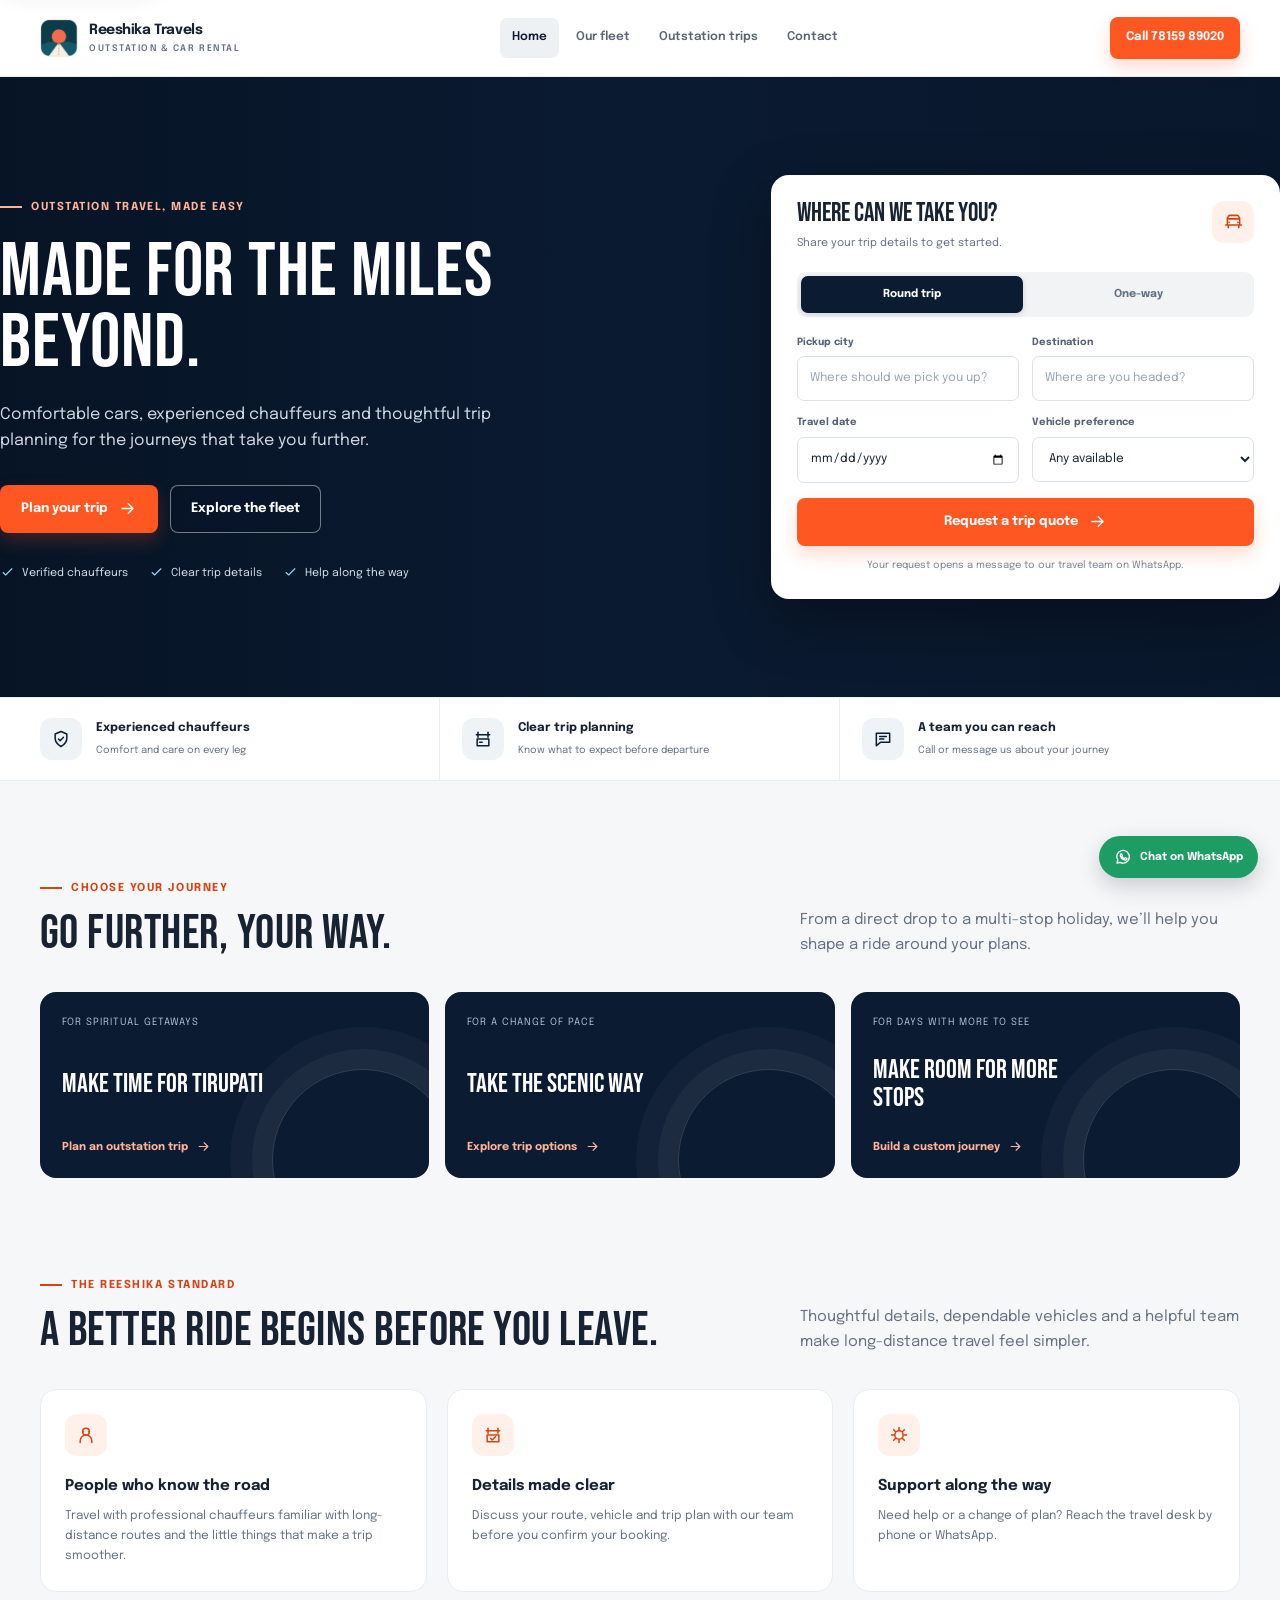
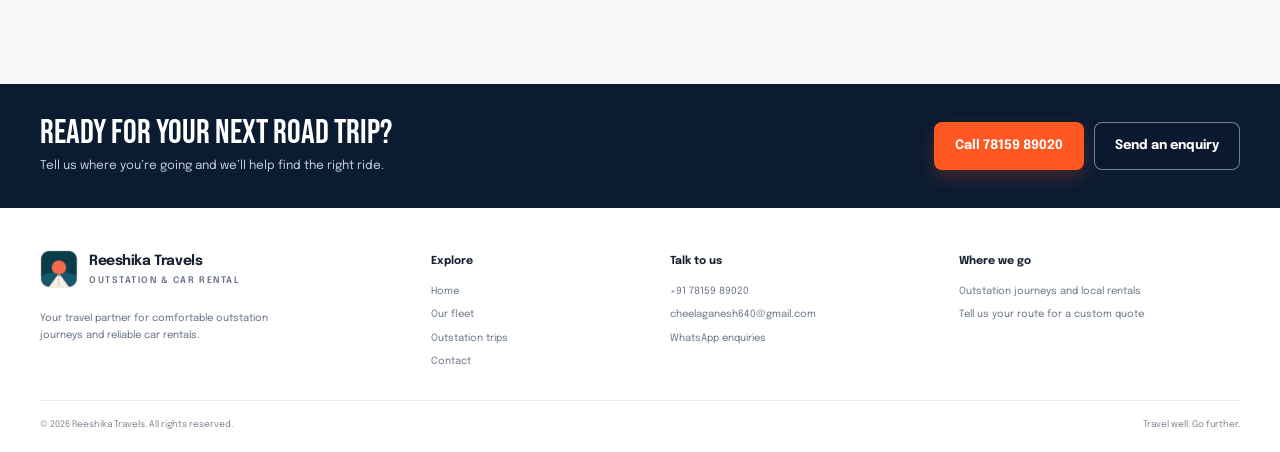
<file: index.html>
<!doctype html>
<html lang="en">
<head>
  <meta charset="utf-8">
  <meta name="viewport" content="width=device-width, initial-scale=1">
  <meta name="theme-color" content="#0b1b32">
  <meta name="description" content="Plan comfortable outstation journeys with Reeshika Travels. Explore our cars, request a trip quote, or talk to our travel team.">
  <title>Reeshika Travels | Outstation Car Rentals</title>
  <link rel="preconnect" href="https://fonts.googleapis.com">
  <link rel="preconnect" href="https://fonts.gstatic.com" crossorigin>
  <link rel="stylesheet" href="assets/styles.css"><link rel="icon" type="image/png" href="assets/reeshika-logo-mark.png">
</head>
<body>
  <a class="skip-link" href="#main">Skip to content</a>
  <header class="site-header">
    <div class="container header-inner">
      <a class="brand" href="index.html" aria-label="Reeshika Travels home">
        <img class="brand-mark" src="assets/reeshika-logo-mark.png" alt="">
        <span class="brand-name">Reeshika Travels<small>Outstation &amp; car rental</small></span>
      </a>
      <button class="menu-toggle" type="button" aria-label="Open navigation" aria-expanded="false" aria-controls="main-nav">
        <svg class="icon" viewBox="0 0 24 24" aria-hidden="true"><path d="M4 7h16M4 12h16M4 17h16"/></svg>
      </button>
      <nav class="main-nav" id="main-nav" aria-label="Main navigation">
        <a class="nav-link" href="index.html" aria-current="page">Home</a>
        <a class="nav-link" href="fleet.html">Our fleet</a>
        <a class="nav-link" href="outstation-trips.html">Outstation trips</a>
        <a class="nav-link" href="contact.html">Contact</a>
      </nav>
      <div class="header-actions"><a class="button button-primary" href="tel:+917815989020">Call 78159 89020</a></div>
    </div>
  </header>

  <main id="main">
    <section class="hero">
      <div class="container hero-inner">
        <div class="hero-copy">
          <span class="eyebrow">Outstation travel, made easy</span>
          <h1 class="display">Made for the miles beyond.</h1>
          <p>Comfortable cars, experienced chauffeurs and thoughtful trip planning for the journeys that take you further.</p>
          <div class="hero-actions">
            <a class="button button-primary" href="#plan-trip">Plan your trip <svg class="icon" viewBox="0 0 24 24" aria-hidden="true"><path d="M5 12h14M13 6l6 6-6 6"/></svg></a>
            <a class="button button-outline" href="fleet.html">Explore the fleet</a>
          </div>
          <div class="hero-points" aria-label="Our service highlights">
            <span><svg class="icon" viewBox="0 0 24 24" aria-hidden="true"><path d="m5 12 4 4L19 6"/></svg>Verified chauffeurs</span>
            <span><svg class="icon" viewBox="0 0 24 24" aria-hidden="true"><path d="m5 12 4 4L19 6"/></svg>Clear trip details</span>
            <span><svg class="icon" viewBox="0 0 24 24" aria-hidden="true"><path d="m5 12 4 4L19 6"/></svg>Help along the way</span>
          </div>
        </div>

        <form class="booking-card" id="plan-trip" data-whatsapp-booking>
          <div class="booking-title">
            <div><h2>Where can we take you?</h2><p>Share your trip details to get started.</p></div>
            <span class="booking-icon" aria-hidden="true"><svg class="icon" viewBox="0 0 24 24"><path d="M5 16V8l2-3h10l2 3v8M3 16h18M6 16v3m12-3v3M5 9h14M7 13h.01M17 13h.01"/></svg></span>
          </div>
          <div class="trip-control">
            <div class="trip-toggle" data-trip-toggle aria-label="Choose trip type">
              <button type="button" data-trip-type="Round trip" aria-pressed="true">Round trip</button>
              <button type="button" data-trip-type="One-way" aria-pressed="false">One-way</button>
            </div>
            <input type="hidden" name="tripType" value="Round trip">
          </div>
          <div class="form-grid">
            <div class="field"><label for="home-pickup">Pickup city</label><input id="home-pickup" name="pickup" autocomplete="address-level2" placeholder="Where should we pick you up?" required></div>
            <div class="field"><label for="home-destination">Destination</label><input id="home-destination" name="destination" placeholder="Where are you headed?" required></div>
            <div class="field"><label for="home-date">Travel date</label><input id="home-date" name="date" type="date" required></div>
            <div class="field"><label for="home-vehicle">Vehicle preference</label><select id="home-vehicle" name="vehicle"><option value="Any available vehicle">Any available</option><option>Hatchback</option><option>Sedan</option><option>SUV / MPV</option><option>Tempo Traveller</option></select></div>
          </div>
          <button class="button button-primary" type="submit">Request a trip quote <svg class="icon" viewBox="0 0 24 24" aria-hidden="true"><path d="M5 12h14M13 6l6 6-6 6"/></svg></button>
          <p class="form-note">Your request opens a message to our travel team on WhatsApp.</p>
        </form>
      </div>
    </section>

    <section class="trust-strip" aria-label="Travel with confidence">
      <div class="container trust-inner">
        <div class="trust-item"><span class="trust-icon"><svg class="icon" viewBox="0 0 24 24" aria-hidden="true"><path d="M12 3 5 6v5c0 4.5 3 7.7 7 10 4-2.3 7-5.5 7-10V6l-7-3Z"/><path d="m9 12 2 2 4-4"/></svg></span><span><strong>Experienced chauffeurs</strong><small>Comfort and care on every leg</small></span></div>
        <div class="trust-item"><span class="trust-icon"><svg class="icon" viewBox="0 0 24 24" aria-hidden="true"><path d="M4 7h16M6 4v6m12-6v6M5 12h14v8H5z"/><path d="M8 16h3"/></svg></span><span><strong>Clear trip planning</strong><small>Know what to expect before departure</small></span></div>
        <div class="trust-item"><span class="trust-icon"><svg class="icon" viewBox="0 0 24 24" aria-hidden="true"><path d="M4 5h16v11H9l-5 4V5Z"/><path d="M8 9h8M8 12h5"/></svg></span><span><strong>A team you can reach</strong><small>Call or message us about your journey</small></span></div>
      </div>
    </section>

    <section class="section">
      <div class="container">
        <div class="section-heading">
          <div><span class="eyebrow">Choose your journey</span><h2 class="heading">Go further, your way.</h2></div>
          <p>From a direct drop to a multi-stop holiday, we’ll help you shape a ride around your plans.</p>
        </div>
        <div class="routes">
          <article class="route-card"><small>For spiritual getaways</small><strong>Make time for Tirupati</strong><a href="outstation-trips.html">Plan an outstation trip <svg class="icon" viewBox="0 0 24 24" aria-hidden="true"><path d="M5 12h14M13 6l6 6-6 6"/></svg></a></article>
          <article class="route-card"><small>For a change of pace</small><strong>Take the scenic way</strong><a href="outstation-trips.html">Explore trip options <svg class="icon" viewBox="0 0 24 24" aria-hidden="true"><path d="M5 12h14M13 6l6 6-6 6"/></svg></a></article>
          <article class="route-card"><small>For days with more to see</small><strong>Make room for more stops</strong><a href="outstation-trips.html">Build a custom journey <svg class="icon" viewBox="0 0 24 24" aria-hidden="true"><path d="M5 12h14M13 6l6 6-6 6"/></svg></a></article>
        </div>
      </div>
    </section>

    <section class="section" style="padding-top:0">
      <div class="container">
        <div class="section-heading">
          <div><span class="eyebrow">The Reeshika standard</span><h2 class="heading">A better ride begins before you leave.</h2></div>
          <p>Thoughtful details, dependable vehicles and a helpful team make long-distance travel feel simpler.</p>
        </div>
        <div class="card-grid">
          <article class="info-card"><span class="trust-icon"><svg class="icon" viewBox="0 0 24 24" aria-hidden="true"><circle cx="12" cy="8" r="4"/><path d="M5 21v-2a7 7 0 0 1 14 0v2M9 8h.01M15 8h.01"/></svg></span><h3>People who know the road</h3><p>Travel with professional chauffeurs familiar with long-distance routes and the little things that make a trip smoother.</p></article>
          <article class="info-card"><span class="trust-icon"><svg class="icon" viewBox="0 0 24 24" aria-hidden="true"><path d="M4 7h16M6 4v6m12-6v6M5 12h14v8H5z"/><path d="m9 16 2 2 4-4"/></svg></span><h3>Details made clear</h3><p>Discuss your route, vehicle and trip plan with our team before you confirm your booking.</p></article>
          <article class="info-card"><span class="trust-icon"><svg class="icon" viewBox="0 0 24 24" aria-hidden="true"><path d="M12 3v3m0 12v3M3 12h3m12 0h3M5.6 5.6l2.1 2.1m8.6 8.6 2.1 2.1m0-12.8-2.1 2.1m-8.6 8.6-2.1 2.1"/><circle cx="12" cy="12" r="5"/></svg></span><h3>Support along the way</h3><p>Need help or a change of plan? Reach the travel desk by phone or WhatsApp.</p></article>
        </div>
      </div>
    </section>

    <section class="cta-band"><div class="container cta-inner"><div><h2>Ready for your next road trip?</h2><p>Tell us where you’re going and we’ll help find the right ride.</p></div><div class="cta-actions"><a class="button button-primary" href="tel:+917815989020">Call 78159 89020</a><a class="button button-outline" href="contact.html">Send an enquiry</a></div></div></section>
  </main>

  <footer class="site-footer">
    <div class="container">
      <div class="footer-grid">
        <div class="footer-about"><a class="brand" href="index.html"><img class="brand-mark" src="assets/reeshika-logo-mark.png" alt=""><span class="brand-name">Reeshika Travels<small>Outstation &amp; car rental</small></span></a><p>Your travel partner for comfortable outstation journeys and reliable car rentals.</p></div>
        <div class="footer-column"><h2>Explore</h2><a href="index.html">Home</a><a href="fleet.html">Our fleet</a><a href="outstation-trips.html">Outstation trips</a><a href="contact.html">Contact</a></div>
        <div class="footer-column"><h2>Talk to us</h2><a href="tel:+917815989020">+91 78159 89020</a><a href="mailto:cheelaganesh640@gmail.com">cheelaganesh640@gmail.com</a><a href="https://wa.me/917815989020" target="_blank" rel="noopener">WhatsApp enquiries</a></div>
        <div class="footer-column"><h2>Where we go</h2><span>Outstation journeys and local rentals</span><span>Tell us your route for a custom quote</span></div>
      </div>
      <div class="footer-bottom"><span>© <span data-year></span> Reeshika Travels. All rights reserved.</span><span>Travel well. Go further.</span></div>
    </div>
  </footer>
  <a class="whatsapp-fab" href="https://wa.me/917815989020" target="_blank" rel="noopener" aria-label="Chat with Reeshika Travels on WhatsApp"><svg class="icon" viewBox="0 0 24 24" aria-hidden="true"><path d="M20.5 11.7a8.4 8.4 0 0 1-12.4 7.4L4 20l1-4a8.4 8.4 0 1 1 15.5-4.3Z"/><path d="M9 8.2c.2-.4.4-.4.7-.4h.4c.2 0 .3.1.4.4l.7 1.7c.1.2.1.4-.1.6l-.5.6c-.2.2-.2.3 0 .6.3.5.8 1 1.3 1.4.6.5 1.2.8 1.6.9.2.1.4.1.5-.1l.7-.8c.2-.2.3-.2.6-.1l1.6.8c.3.1.4.2.4.4 0 .3-.2 1-.6 1.3-.4.4-1.1.6-1.8.5-.6-.1-1.4-.3-2.5-.9-1.8-.9-3-2.7-3.1-2.9-.1-.2-.8-1-.8-1.9 0-.9.5-1.4.7-1.7Z"/></svg><span>Chat on WhatsApp</span></a>
  <script src="assets/app.js" defer></script>
</body>
</html>
</file>
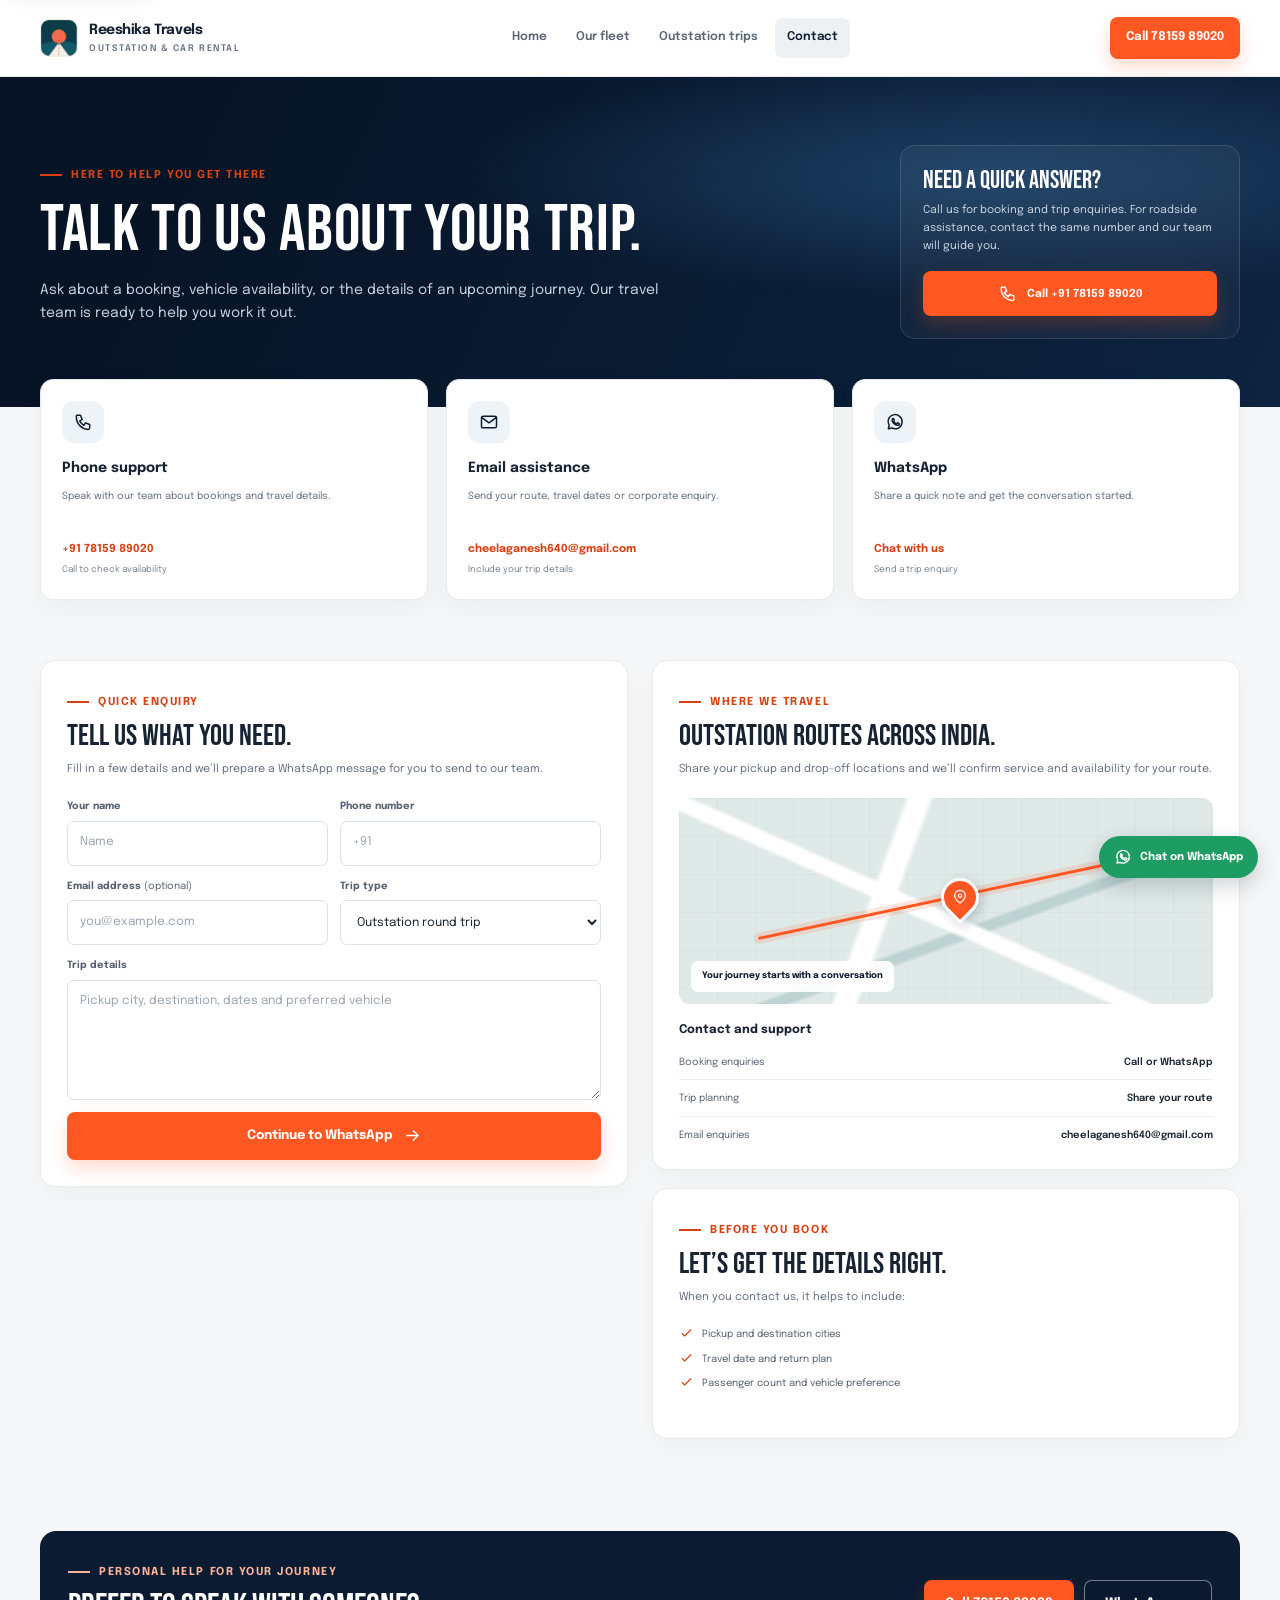
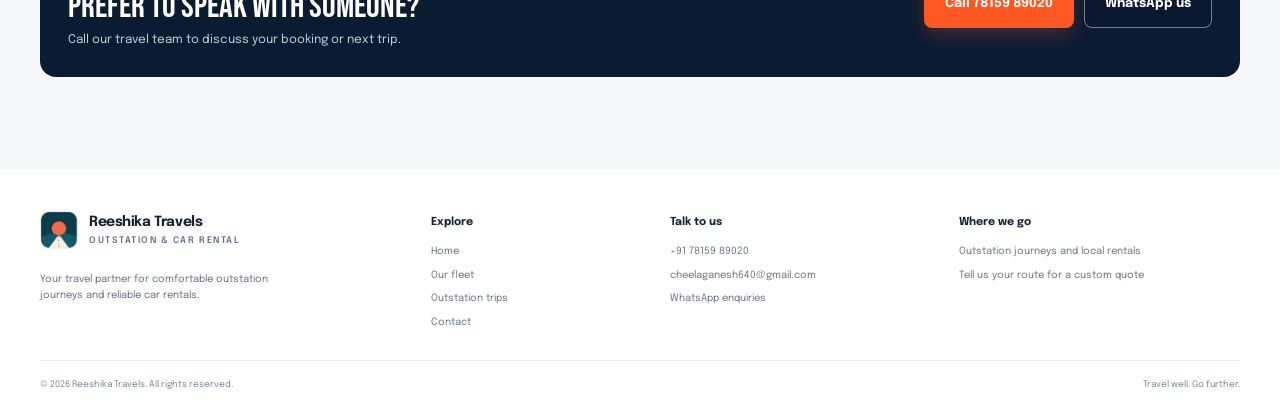
<file: contact.html>
<!doctype html>
<html lang="en">
<head>
  <meta charset="utf-8"><meta name="viewport" content="width=device-width, initial-scale=1"><meta name="theme-color" content="#0b1b32">
  <meta name="description" content="Contact Reeshika Travels to ask about an outstation booking, vehicle availability or travel support.">
  <title>Contact | Reeshika Travels</title>
  <link rel="preconnect" href="https://fonts.googleapis.com"><link rel="preconnect" href="https://fonts.gstatic.com" crossorigin><link rel="stylesheet" href="assets/styles.css"><link rel="icon" type="image/png" href="assets/reeshika-logo-mark.png">
</head>
<body>
  <a class="skip-link" href="#main">Skip to content</a>
  <header class="site-header"><div class="container header-inner">
    <a class="brand" href="index.html" aria-label="Reeshika Travels home"><img class="brand-mark" src="assets/reeshika-logo-mark.png" alt=""><span class="brand-name">Reeshika Travels<small>Outstation &amp; car rental</small></span></a>
    <button class="menu-toggle" type="button" aria-label="Open navigation" aria-expanded="false" aria-controls="main-nav"><svg class="icon" viewBox="0 0 24 24" aria-hidden="true"><path d="M4 7h16M4 12h16M4 17h16"/></svg></button>
    <nav class="main-nav" id="main-nav" aria-label="Main navigation"><a class="nav-link" href="index.html">Home</a><a class="nav-link" href="fleet.html">Our fleet</a><a class="nav-link" href="outstation-trips.html">Outstation trips</a><a class="nav-link" href="contact.html" aria-current="page">Contact</a></nav>
    <div class="header-actions"><a class="button button-primary" href="tel:+917815989020">Call 78159 89020</a></div>
  </div></header>

  <main id="main">
    <section class="page-hero contact-hero"><div class="container"><div class="page-hero-copy"><span class="eyebrow">Here to help you get there</span><h1 class="display">Talk to us about your trip.</h1><p>Ask about a booking, vehicle availability, or the details of an upcoming journey. Our travel team is ready to help you work it out.</p></div><div class="contact-hours"><strong>Need a quick answer?</strong><p>Call us for booking and trip enquiries. For roadside assistance, contact the same number and our team will guide you.</p><a class="button button-primary" href="tel:+917815989020"><svg class="icon" viewBox="0 0 24 24" aria-hidden="true"><path d="M5 4h4l2 5-3 2a15 15 0 0 0 5 5l2-3 5 2v4c0 1-1 2-2 2C10 20 4 14 4 6c0-1 0-2 1-2Z"/></svg> Call +91 78159 89020</a></div></div></section>

    <section class="container contact-cards" aria-label="Contact options">
      <article class="contact-card"><span class="trust-icon"><svg class="icon" viewBox="0 0 24 24" aria-hidden="true"><path d="M5 4h4l2 5-3 2a15 15 0 0 0 5 5l2-3 5 2v4c0 1-1 2-2 2C10 20 4 14 4 6c0-1 0-2 1-2Z"/></svg></span><h2>Phone support</h2><p>Speak with our team about bookings and travel details.</p><a href="tel:+917815989020">+91 78159 89020</a><small>Call to check availability</small></article>
      <article class="contact-card"><span class="trust-icon"><svg class="icon" viewBox="0 0 24 24" aria-hidden="true"><rect x="3" y="5" width="18" height="14" rx="2"/><path d="m4 7 8 6 8-6"/></svg></span><h2>Email assistance</h2><p>Send your route, travel dates or corporate enquiry.</p><a href="mailto:cheelaganesh640@gmail.com">cheelaganesh640@gmail.com</a><small>Include your trip details</small></article>
      <article class="contact-card"><span class="trust-icon"><svg class="icon" viewBox="0 0 24 24" aria-hidden="true"><path d="M20.5 11.7a8.4 8.4 0 0 1-12.4 7.4L4 20l1-4a8.4 8.4 0 1 1 15.5-4.3Z"/><path d="M9 8.2c.2-.4.4-.4.7-.4h.4c.2 0 .3.1.4.4l.7 1.7c.1.2.1.4-.1.6l-.5.6c-.2.2-.2.3 0 .6.3.5.8 1 1.3 1.4.6.5 1.2.8 1.6.9.2.1.4.1.5-.1l.7-.8c.2-.2.3-.2.6-.1l1.6.8c.3.1.4.2.4.4 0 .3-.2 1-.6 1.3-.4.4-1.1.6-1.8.5-.6-.1-1.4-.3-2.5-.9-1.8-.9-3-2.7-3.1-2.9-.1-.2-.8-1-.8-1.9 0-.9.5-1.4.7-1.7Z"/></svg></span><h2>WhatsApp</h2><p>Share a quick note and get the conversation started.</p><a href="https://wa.me/917815989020" target="_blank" rel="noopener">Chat with us</a><small>Send a trip enquiry</small></article>
    </section>

    <section class="container contact-content">
      <div class="form-card"><span class="eyebrow">Quick enquiry</span><h2>Tell us what you need.</h2><p>Fill in a few details and we’ll prepare a WhatsApp message for you to send to our team.</p>
        <form class="contact-form" data-whatsapp-contact>
          <div class="field"><label for="contact-name">Your name</label><input id="contact-name" name="name" autocomplete="name" placeholder="Name" required></div>
          <div class="field"><label for="contact-phone">Phone number</label><input id="contact-phone" name="phone" type="tel" autocomplete="tel" placeholder="+91" required></div>
          <div class="field"><label for="contact-email">Email address <span style="font-weight:400">(optional)</span></label><input id="contact-email" name="email" type="email" autocomplete="email" placeholder="you@example.com"></div>
          <div class="field"><label for="contact-trip-type">Trip type</label><select id="contact-trip-type" name="tripType"><option>Outstation round trip</option><option>Outstation one-way</option><option>Multi-city tour</option><option>Local rental</option><option>Other enquiry</option></select></div>
          <div class="field full"><label for="contact-details">Trip details</label><textarea id="contact-details" name="details" placeholder="Pickup city, destination, dates and preferred vehicle" required></textarea></div>
          <div class="field full"><button class="button button-primary" type="submit">Continue to WhatsApp <svg class="icon" viewBox="0 0 24 24" aria-hidden="true"><path d="M5 12h14M13 6l6 6-6 6"/></svg></button><p class="status-message" role="status">Your message is ready in WhatsApp. Send it there to reach our team.</p></div>
        </form>
      </div>
      <div>
        <article class="service-card"><span class="eyebrow">Where we travel</span><h2>Outstation routes across India.</h2><p>Share your pickup and drop-off locations and we’ll confirm service and availability for your route.</p>
          <div class="service-map" role="img" aria-label="Illustration of a route with a location marker"><span class="map-route" aria-hidden="true"></span><span class="map-pin" aria-hidden="true"><svg class="icon" viewBox="0 0 24 24"><path d="M20 10c0 5-8 11-8 11S4 15 4 10a8 8 0 1 1 16 0Z"/><circle cx="12" cy="10" r="2.5"/></svg></span><span class="map-caption">Your journey starts with a conversation</span></div>
          <h3 style="margin:0 0 13px;font-size:12px">Contact and support</h3><ul class="hours-list"><li><span>Booking enquiries</span><strong>Call or WhatsApp</strong></li><li><span>Trip planning</span><strong>Share your route</strong></li><li><span>Email enquiries</span><strong>cheelaganesh640@gmail.com</strong></li></ul>
        </article>
        <article class="service-card" style="margin-top:18px"><span class="eyebrow">Before you book</span><h2>Let’s get the details right.</h2><p>When you contact us, it helps to include:</p><ul class="check-list"><li><svg class="icon" viewBox="0 0 24 24" aria-hidden="true"><path d="m5 12 4 4L19 6"/></svg>Pickup and destination cities</li><li><svg class="icon" viewBox="0 0 24 24" aria-hidden="true"><path d="m5 12 4 4L19 6"/></svg>Travel date and return plan</li><li><svg class="icon" viewBox="0 0 24 24" aria-hidden="true"><path d="m5 12 4 4L19 6"/></svg>Passenger count and vehicle preference</li></ul></article>
      </div>
    </section>

    <section class="section"><div class="container cta-inner" style="padding:26px 28px;border-radius:16px;background:var(--navy);color:#fff"><div><span class="eyebrow" style="color:#ffb39a">Personal help for your journey</span><h2 style="margin-top:9px">Prefer to speak with someone?</h2><p>Call our travel team to discuss your booking or next trip.</p></div><div class="cta-actions"><a class="button button-primary" href="tel:+917815989020">Call 78159 89020</a><a class="button button-outline" href="https://wa.me/917815989020" target="_blank" rel="noopener">WhatsApp us</a></div></div></section>
  </main>

  <footer class="site-footer"><div class="container"><div class="footer-grid">
    <div class="footer-about"><a class="brand" href="index.html"><img class="brand-mark" src="assets/reeshika-logo-mark.png" alt=""><span class="brand-name">Reeshika Travels<small>Outstation &amp; car rental</small></span></a><p>Your travel partner for comfortable outstation journeys and reliable car rentals.</p></div>
    <div class="footer-column"><h2>Explore</h2><a href="index.html">Home</a><a href="fleet.html">Our fleet</a><a href="outstation-trips.html">Outstation trips</a><a href="contact.html">Contact</a></div>
    <div class="footer-column"><h2>Talk to us</h2><a href="tel:+917815989020">+91 78159 89020</a><a href="mailto:cheelaganesh640@gmail.com">cheelaganesh640@gmail.com</a><a href="https://wa.me/917815989020" target="_blank" rel="noopener">WhatsApp enquiries</a></div>
    <div class="footer-column"><h2>Where we go</h2><span>Outstation journeys and local rentals</span><span>Tell us your route for a custom quote</span></div>
  </div><div class="footer-bottom"><span>© <span data-year></span> Reeshika Travels. All rights reserved.</span><span>Travel well. Go further.</span></div></div></footer>
  <a class="whatsapp-fab" href="https://wa.me/917815989020" target="_blank" rel="noopener" aria-label="Chat with Reeshika Travels on WhatsApp"><svg class="icon" viewBox="0 0 24 24" aria-hidden="true"><path d="M20.5 11.7a8.4 8.4 0 0 1-12.4 7.4L4 20l1-4a8.4 8.4 0 1 1 15.5-4.3Z"/><path d="M9 8.2c.2-.4.4-.4.7-.4h.4c.2 0 .3.1.4.4l.7 1.7c.1.2.1.4-.1.6l-.5.6c-.2.2-.2.3 0 .6.3.5.8 1 1.3 1.4.6.5 1.2.8 1.6.9.2.1.4.1.5-.1l.7-.8c.2-.2.3-.2.6-.1l1.6.8c.3.1.4.2.4.4 0 .3-.2 1-.6 1.3-.4.4-1.1.6-1.8.5-.6-.1-1.4-.3-2.5-.9-1.8-.9-3-2.7-3.1-2.9-.1-.2-.8-1-.8-1.9 0-.9.5-1.4.7-1.7Z"/></svg><span>Chat on WhatsApp</span></a>
  <script src="assets/app.js" defer></script>
</body>
</html>
</file>
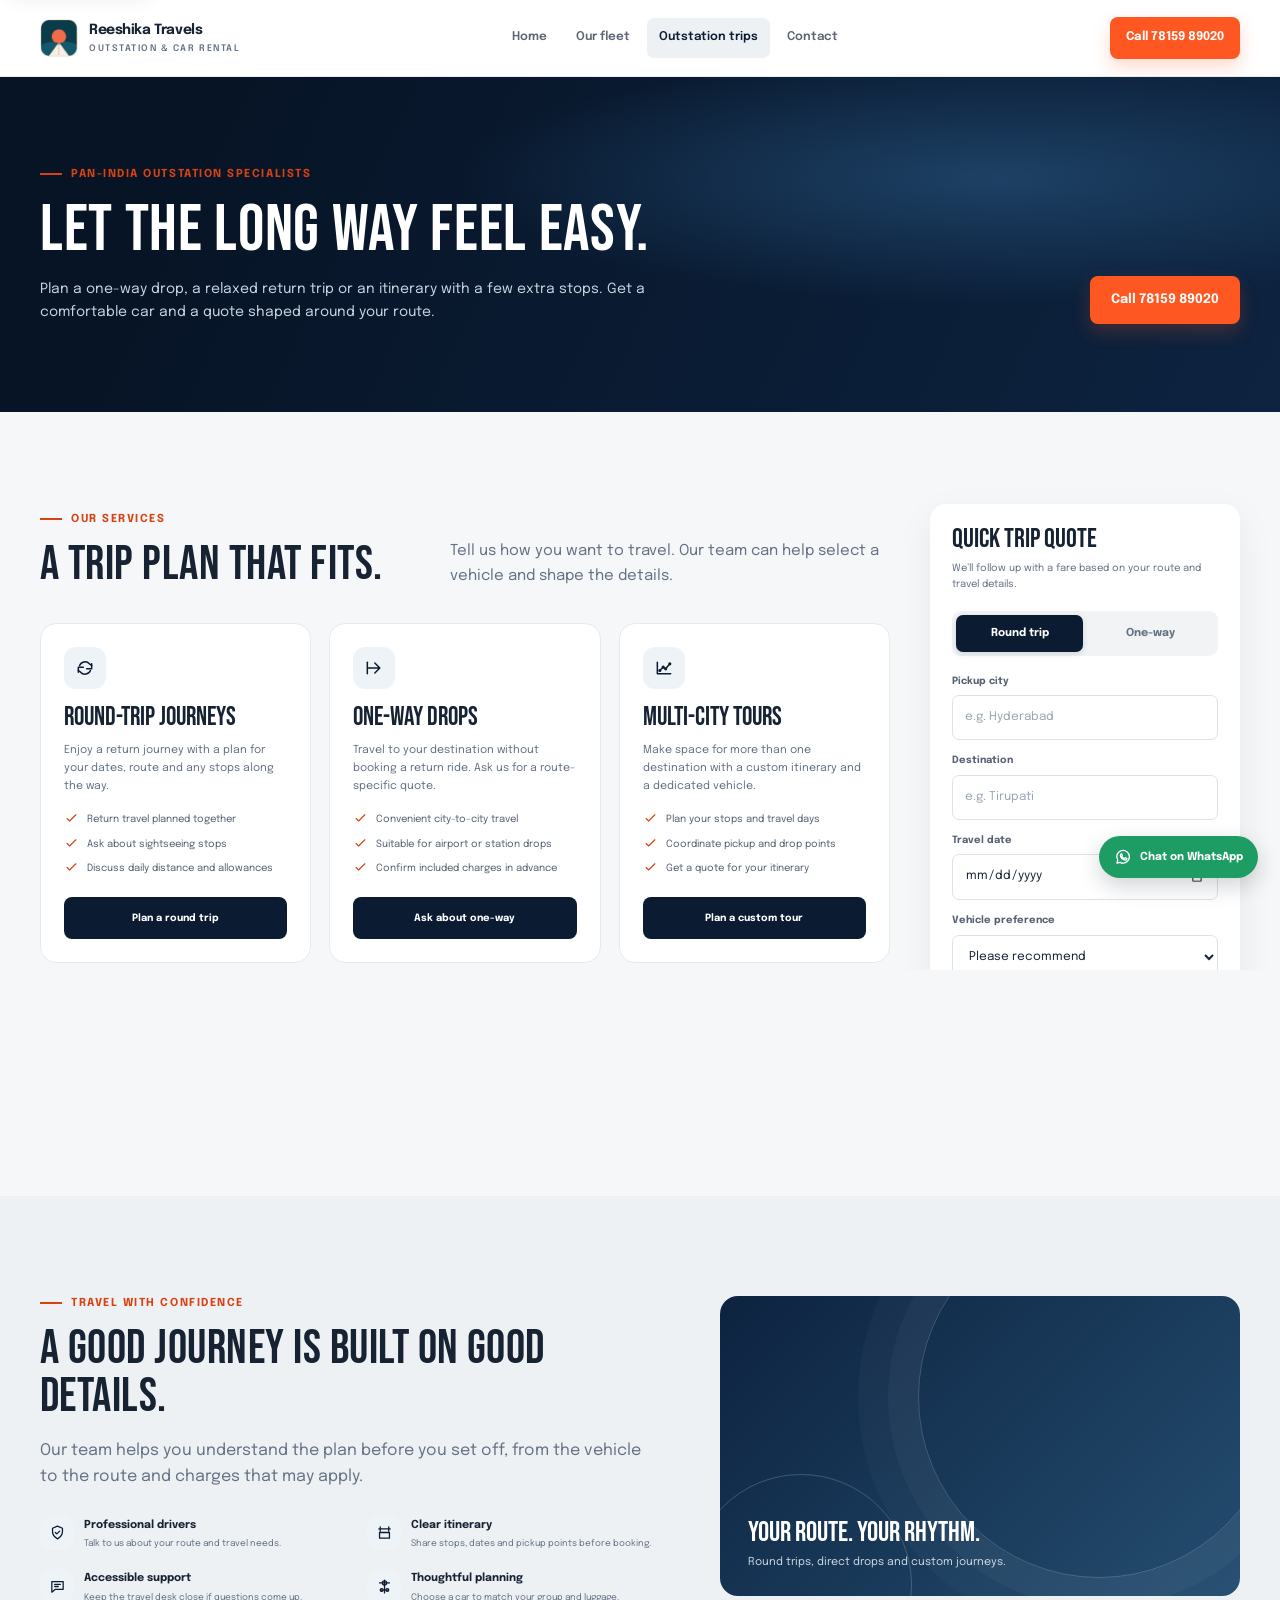
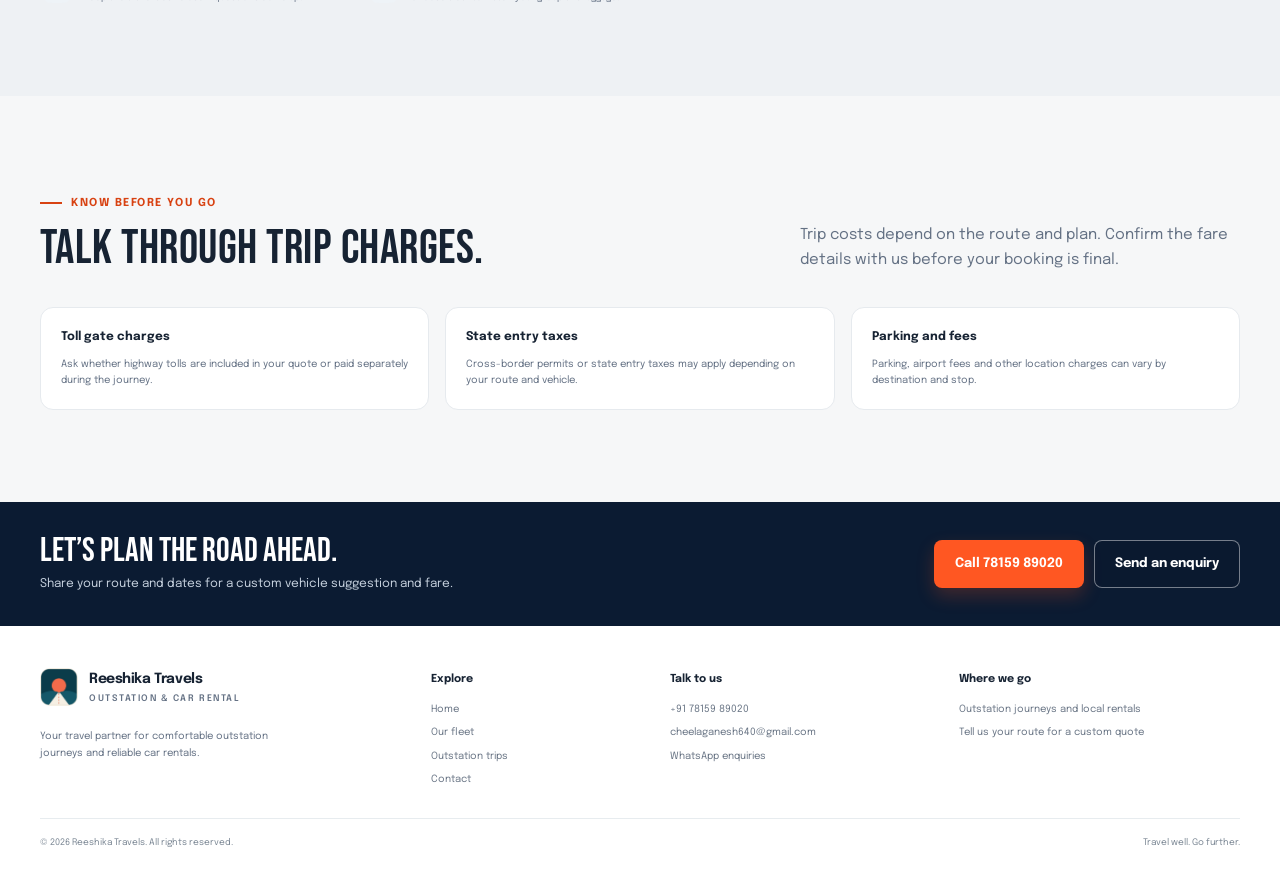
<file: outstation-trips.html>
<!doctype html>
<html lang="en">
<head>
  <meta charset="utf-8"><meta name="viewport" content="width=device-width, initial-scale=1"><meta name="theme-color" content="#0b1b32">
  <meta name="description" content="Book round trips, one-way drops and custom multi-city outstation journeys with Reeshika Travels.">
  <title>Outstation Trips | Reeshika Travels</title>
  <link rel="preconnect" href="https://fonts.googleapis.com"><link rel="preconnect" href="https://fonts.gstatic.com" crossorigin><link rel="stylesheet" href="assets/styles.css"><link rel="icon" type="image/png" href="assets/reeshika-logo-mark.png">
</head>
<body>
  <a class="skip-link" href="#main">Skip to content</a>
  <header class="site-header"><div class="container header-inner">
    <a class="brand" href="index.html" aria-label="Reeshika Travels home"><img class="brand-mark" src="assets/reeshika-logo-mark.png" alt=""><span class="brand-name">Reeshika Travels<small>Outstation &amp; car rental</small></span></a>
    <button class="menu-toggle" type="button" aria-label="Open navigation" aria-expanded="false" aria-controls="main-nav"><svg class="icon" viewBox="0 0 24 24" aria-hidden="true"><path d="M4 7h16M4 12h16M4 17h16"/></svg></button>
    <nav class="main-nav" id="main-nav" aria-label="Main navigation"><a class="nav-link" href="index.html">Home</a><a class="nav-link" href="fleet.html">Our fleet</a><a class="nav-link" href="outstation-trips.html" aria-current="page">Outstation trips</a><a class="nav-link" href="contact.html">Contact</a></nav>
    <div class="header-actions"><a class="button button-primary" href="tel:+917815989020">Call 78159 89020</a></div>
  </div></header>

  <main id="main">
    <section class="page-hero"><div class="container"><div class="page-hero-copy"><span class="eyebrow">Pan-India outstation specialists</span><h1 class="display">Let the long way feel easy.</h1><p>Plan a one-way drop, a relaxed return trip or an itinerary with a few extra stops. Get a comfortable car and a quote shaped around your route.</p></div><div class="page-hero-action"><a class="button button-primary" href="tel:+917815989020">Call 78159 89020</a></div></div></section>

    <section class="section"><div class="container">
      <div class="trip-layout">
        <div>
          <div class="section-heading"><div><span class="eyebrow">Our services</span><h2 class="heading">A trip plan that fits.</h2></div><p>Tell us how you want to travel. Our team can help select a vehicle and shape the details.</p></div>
          <div class="package-grid">
            <article class="package-card"><span class="trust-icon"><svg class="icon" viewBox="0 0 24 24" aria-hidden="true"><path d="M20 7v6h-6M4 17v-6h6"/><path d="M5.5 9a7 7 0 0 1 11.8-2L20 9M4 15l2.7 2A7 7 0 0 0 18.5 15"/></svg></span><h3>Round-trip journeys</h3><p>Enjoy a return journey with a plan for your dates, route and any stops along the way.</p><ul class="check-list"><li><svg class="icon" viewBox="0 0 24 24" aria-hidden="true"><path d="m5 12 4 4L19 6"/></svg>Return travel planned together</li><li><svg class="icon" viewBox="0 0 24 24" aria-hidden="true"><path d="m5 12 4 4L19 6"/></svg>Ask about sightseeing stops</li><li><svg class="icon" viewBox="0 0 24 24" aria-hidden="true"><path d="m5 12 4 4L19 6"/></svg>Discuss daily distance and allowances</li></ul><a class="button button-navy" href="https://wa.me/917815989020?text=Hello%20Reeshika%20Travels%2C%20I%20would%20like%20to%20plan%20a%20round-trip%20journey." target="_blank" rel="noopener">Plan a round trip</a></article>
            <article class="package-card"><span class="trust-icon"><svg class="icon" viewBox="0 0 24 24" aria-hidden="true"><path d="M5 12h14M13 6l6 6-6 6"/><path d="M4 5v14"/></svg></span><h3>One-way drops</h3><p>Travel to your destination without booking a return ride. Ask us for a route-specific quote.</p><ul class="check-list"><li><svg class="icon" viewBox="0 0 24 24" aria-hidden="true"><path d="m5 12 4 4L19 6"/></svg>Convenient city-to-city travel</li><li><svg class="icon" viewBox="0 0 24 24" aria-hidden="true"><path d="m5 12 4 4L19 6"/></svg>Suitable for airport or station drops</li><li><svg class="icon" viewBox="0 0 24 24" aria-hidden="true"><path d="m5 12 4 4L19 6"/></svg>Confirm included charges in advance</li></ul><a class="button button-navy" href="https://wa.me/917815989020?text=Hello%20Reeshika%20Travels%2C%20I%20would%20like%20a%20quote%20for%20a%20one-way%20drop." target="_blank" rel="noopener">Ask about one-way</a></article>
            <article class="package-card"><span class="trust-icon"><svg class="icon" viewBox="0 0 24 24" aria-hidden="true"><path d="M4 19V5m0 14h16M7 15l4-4 3 2 5-6"/><circle cx="7" cy="15" r="1"/><circle cx="11" cy="11" r="1"/><circle cx="14" cy="13" r="1"/><circle cx="19" cy="7" r="1"/></svg></span><h3>Multi-city tours</h3><p>Make space for more than one destination with a custom itinerary and a dedicated vehicle.</p><ul class="check-list"><li><svg class="icon" viewBox="0 0 24 24" aria-hidden="true"><path d="m5 12 4 4L19 6"/></svg>Plan your stops and travel days</li><li><svg class="icon" viewBox="0 0 24 24" aria-hidden="true"><path d="m5 12 4 4L19 6"/></svg>Coordinate pickup and drop points</li><li><svg class="icon" viewBox="0 0 24 24" aria-hidden="true"><path d="m5 12 4 4L19 6"/></svg>Get a quote for your itinerary</li></ul><a class="button button-navy" href="contact.html">Plan a custom tour</a></article>
          </div>
        </div>

        <form class="estimate-card" data-whatsapp-estimate>
          <h2>Quick trip quote</h2><p>We’ll follow up with a fare based on your route and travel details.</p>
          <div class="trip-control"><div class="trip-toggle" data-trip-toggle aria-label="Choose trip type"><button type="button" data-trip-type="Round trip" aria-pressed="true">Round trip</button><button type="button" data-trip-type="One-way" aria-pressed="false">One-way</button></div><input type="hidden" name="tripType" value="Round trip"></div>
          <div class="field"><label for="trip-pickup">Pickup city</label><input id="trip-pickup" name="pickup" placeholder="e.g. Hyderabad" required></div>
          <div class="field"><label for="trip-destination">Destination</label><input id="trip-destination" name="destination" placeholder="e.g. Tirupati" required></div>
          <div class="field"><label for="trip-date">Travel date</label><input id="trip-date" name="date" type="date" required></div>
          <div class="field"><label for="trip-vehicle">Vehicle preference</label><select id="trip-vehicle" name="vehicle"><option value="Please recommend one">Please recommend</option><option>Hatchback</option><option>Sedan</option><option>SUV / MPV</option><option>Tempo Traveller</option></select></div>
          <button class="button button-primary" type="submit">Request a quote <svg class="icon" viewBox="0 0 24 24" aria-hidden="true"><path d="M5 12h14M13 6l6 6-6 6"/></svg></button>
          <p class="form-note">Opens WhatsApp with your trip details.</p>
        </form>
      </div>
    </div></section>

    <section class="section safety-section"><div class="container safety-grid">
      <div><span class="eyebrow">Travel with confidence</span><h2 class="heading" style="margin-top:12px">A good journey is built on good details.</h2><p class="lede">Our team helps you understand the plan before you set off, from the vehicle to the route and charges that may apply.</p><div class="safety-points">
        <div class="safety-point"><span class="trust-icon"><svg class="icon" viewBox="0 0 24 24" aria-hidden="true"><path d="M12 3 5 6v5c0 4.5 3 7.7 7 10 4-2.3 7-5.5 7-10V6l-7-3Z"/><path d="m9 12 2 2 4-4"/></svg></span><span><strong>Professional drivers</strong><small>Talk to us about your route and travel needs.</small></span></div>
        <div class="safety-point"><span class="trust-icon"><svg class="icon" viewBox="0 0 24 24" aria-hidden="true"><path d="M4 7h16M6 4v6m12-6v6M5 12h14v8H5z"/></svg></span><span><strong>Clear itinerary</strong><small>Share stops, dates and pickup points before booking.</small></span></div>
        <div class="safety-point"><span class="trust-icon"><svg class="icon" viewBox="0 0 24 24" aria-hidden="true"><path d="M4 5h16v11H9l-5 4V5Z"/><path d="M8 9h8M8 12h5"/></svg></span><span><strong>Accessible support</strong><small>Keep the travel desk close if questions come up.</small></span></div>
        <div class="safety-point"><span class="trust-icon"><svg class="icon" viewBox="0 0 24 24" aria-hidden="true"><path d="M12 3v18M5 7h14M7 17h10"/><circle cx="12" cy="7" r="3"/><circle cx="8" cy="17" r="2"/><circle cx="16" cy="17" r="2"/></svg></span><span><strong>Thoughtful planning</strong><small>Choose a car to match your group and luggage.</small></span></div>
      </div></div>
      <div class="safety-panel" role="img" aria-label="Stylized road route graphic"><div class="safety-panel-copy"><strong>Your route. Your rhythm.</strong><span>Round trips, direct drops and custom journeys.</span></div></div>
    </div></section>

    <section class="section"><div class="container"><div class="section-heading"><div><span class="eyebrow">Know before you go</span><h2 class="heading">Talk through trip charges.</h2></div><p>Trip costs depend on the route and plan. Confirm the fare details with us before your booking is final.</p></div>
      <div class="policy-grid"><article class="policy-card"><h3>Toll gate charges</h3><p>Ask whether highway tolls are included in your quote or paid separately during the journey.</p></article><article class="policy-card"><h3>State entry taxes</h3><p>Cross-border permits or state entry taxes may apply depending on your route and vehicle.</p></article><article class="policy-card"><h3>Parking and fees</h3><p>Parking, airport fees and other location charges can vary by destination and stop.</p></article></div>
    </div></section>
    <section class="cta-band"><div class="container cta-inner"><div><h2>Let’s plan the road ahead.</h2><p>Share your route and dates for a custom vehicle suggestion and fare.</p></div><div class="cta-actions"><a class="button button-primary" href="tel:+917815989020">Call 78159 89020</a><a class="button button-outline" href="contact.html">Send an enquiry</a></div></div></section>
  </main>

  <footer class="site-footer"><div class="container"><div class="footer-grid">
    <div class="footer-about"><a class="brand" href="index.html"><img class="brand-mark" src="assets/reeshika-logo-mark.png" alt=""><span class="brand-name">Reeshika Travels<small>Outstation &amp; car rental</small></span></a><p>Your travel partner for comfortable outstation journeys and reliable car rentals.</p></div>
    <div class="footer-column"><h2>Explore</h2><a href="index.html">Home</a><a href="fleet.html">Our fleet</a><a href="outstation-trips.html">Outstation trips</a><a href="contact.html">Contact</a></div>
    <div class="footer-column"><h2>Talk to us</h2><a href="tel:+917815989020">+91 78159 89020</a><a href="mailto:cheelaganesh640@gmail.com">cheelaganesh640@gmail.com</a><a href="https://wa.me/917815989020" target="_blank" rel="noopener">WhatsApp enquiries</a></div>
    <div class="footer-column"><h2>Where we go</h2><span>Outstation journeys and local rentals</span><span>Tell us your route for a custom quote</span></div>
  </div><div class="footer-bottom"><span>© <span data-year></span> Reeshika Travels. All rights reserved.</span><span>Travel well. Go further.</span></div></div></footer>
  <a class="whatsapp-fab" href="https://wa.me/917815989020" target="_blank" rel="noopener" aria-label="Chat with Reeshika Travels on WhatsApp"><svg class="icon" viewBox="0 0 24 24" aria-hidden="true"><path d="M20.5 11.7a8.4 8.4 0 0 1-12.4 7.4L4 20l1-4a8.4 8.4 0 1 1 15.5-4.3Z"/><path d="M9 8.2c.2-.4.4-.4.7-.4h.4c.2 0 .3.1.4.4l.7 1.7c.1.2.1.4-.1.6l-.5.6c-.2.2-.2.3 0 .6.3.5.8 1 1.3 1.4.6.5 1.2.8 1.6.9.2.1.4.1.5-.1l.7-.8c.2-.2.3-.2.6-.1l1.6.8c.3.1.4.2.4.4 0 .3-.2 1-.6 1.3-.4.4-1.1.6-1.8.5-.6-.1-1.4-.3-2.5-.9-1.8-.9-3-2.7-3.1-2.9-.1-.2-.8-1-.8-1.9 0-.9.5-1.4.7-1.7Z"/></svg><span>Chat on WhatsApp</span></a>
  <script src="assets/app.js" defer></script>
</body>
</html>
</file>
<file: assets/styles.css>
@import url('https://fonts.googleapis.com/css2?family=Bebas+Neue&family=Epilogue:wght@400;500;600;700&family=Domine:wght@400;500;600&display=swap');

:root {
  --navy: #0b1b32;
  --navy-deep: #071426;
  --ink: #172333;
  --muted: #647184;
  --line: #dce2e8;
  --canvas: #f6f7f8;
  --white: #fff;
  --orange: #ff5722;
  --orange-dark: #d84212;
  --sky: #70c8ed;
  --radius: 16px;
  --max: 1200px;
  --display: 'Bebas Neue', Impact, sans-serif;
  --body: 'Epilogue', Arial, sans-serif;
  --serif: 'Domine', Georgia, serif;
  color-scheme: light;
}

* { box-sizing: border-box; }
html { scroll-behavior: smooth; scroll-padding-top: 92px; }
body { margin: 0; background: var(--canvas); color: var(--ink); font: 400 15px/1.65 var(--body); -webkit-font-smoothing: antialiased; }
img { display: block; max-width: 100%; }
a { color: inherit; text-decoration: none; }
button, input, select, textarea { font: inherit; }
button, a { -webkit-tap-highlight-color: transparent; }
button { cursor: pointer; }
:focus-visible { outline: 3px solid var(--sky); outline-offset: 3px; }
.skip-link { position: fixed; top: 8px; left: 8px; z-index: 100; transform: translateY(-160%); padding: 10px 14px; background: var(--white); color: var(--navy); border-radius: 8px; box-shadow: 0 8px 24px #07142630; }
.skip-link:focus { transform: translateY(0); }
.container { width: min(calc(100% - 48px), var(--max)); margin-inline: auto; }
.eyebrow { display: inline-flex; align-items: center; gap: 9px; color: var(--orange-dark); font-size: 11px; font-weight: 700; letter-spacing: .14em; text-transform: uppercase; }
.eyebrow::before { content: ''; width: 22px; height: 2px; background: currentColor; }
.display { margin: 0; color: inherit; font: 400 clamp(44px, 6.2vw, 76px)/.94 var(--display); letter-spacing: .01em; text-transform: uppercase; }
.heading { margin: 0; font: 400 clamp(32px, 4vw, 48px)/1 var(--display); letter-spacing: .01em; text-transform: uppercase; }
.lede { max-width: 620px; margin: 17px 0 0; color: var(--muted); font-size: 16px; }
.section { padding: 92px 0; }
.section-heading { display: flex; align-items: end; justify-content: space-between; gap: 28px; margin-bottom: 34px; }
.section-heading > div { max-width: 660px; }
.section-heading .heading { margin-top: 12px; }
.section-heading p { max-width: 440px; margin: 0; color: var(--muted); }
.button { min-height: 48px; display: inline-flex; align-items: center; justify-content: center; gap: 10px; padding: 12px 20px; border: 1px solid transparent; border-radius: 8px; font-size: 13px; font-weight: 700; transition: transform .18s ease, background .18s ease, color .18s ease, border-color .18s ease; }
.button:hover { transform: translateY(-2px); }
.button-primary { background: var(--orange); color: var(--white); box-shadow: 0 8px 18px #ff572238; }
.button-primary:hover { background: var(--orange-dark); }
.button-light { background: var(--white); color: var(--navy); }
.button-light:hover { background: #eef2f5; }
.button-outline { border-color: #ffffff70; color: var(--white); background: #07142624; }
.button-outline:hover { background: #ffffff18; border-color: var(--white); }
.button-navy { background: var(--navy); color: var(--white); }
.button-navy:hover { background: #172e4c; }
.icon { width: 19px; height: 19px; flex: 0 0 auto; fill: none; stroke: currentColor; stroke-width: 1.8; stroke-linecap: round; stroke-linejoin: round; }

/* Header */
.site-header { position: sticky; top: 0; z-index: 30; background: #fff; border-bottom: 1px solid #e9edf0; }
.header-inner { min-height: 76px; display: flex; align-items: center; justify-content: space-between; gap: 24px; }
.brand { display: inline-flex; align-items: center; gap: 11px; min-width: max-content; }
.brand-mark { width: 38px; height: 38px; display: grid; place-items: center; border-radius: 10px; background: var(--navy); color: var(--white); font: 400 21px/1 var(--display); letter-spacing: -.04em; }
.brand-name { font-size: 14px; font-weight: 700; letter-spacing: -.03em; }
.brand-name small { display: block; color: var(--muted); font-size: 9px; font-weight: 600; letter-spacing: .17em; text-transform: uppercase; }
.main-nav { display: flex; align-items: center; gap: 5px; }
.nav-link { padding: 10px 12px; border-radius: 7px; color: #5a6573; font-size: 12px; font-weight: 600; transition: color .15s ease, background .15s ease; }
.nav-link:hover, .nav-link[aria-current='page'] { background: #edf1f4; color: var(--navy); }
.header-actions { display: flex; align-items: center; gap: 12px; }
.header-actions .button { min-height: 42px; padding: 10px 15px; font-size: 12px; }
.menu-toggle { display: none; width: 42px; height: 42px; place-items: center; border: 1px solid var(--line); border-radius: 9px; background: var(--white); color: var(--navy); }
.menu-toggle .icon { width: 21px; height: 21px; }

/* Hero */
.hero { position: relative; isolation: isolate; min-height: 620px; overflow: hidden; display: flex; align-items: center; background: var(--navy-deep); color: var(--white); }
.hero::before { position: absolute; z-index: -2; inset: 0; content: ''; background: url('https://lh3.googleusercontent.com/aida-public/[base64]') center 55%/cover no-repeat; opacity: .43; }
.hero::after { position: absolute; z-index: -1; inset: 0; content: ''; background: linear-gradient(90deg, #071426f5 0%, #0b1b32df 48%, #0b1b3270 100%), linear-gradient(0deg, #07142692, transparent 50%); }
.hero-inner { width: 100%; display: grid; grid-template-columns: minmax(0, 1.05fr) minmax(360px, .75fr); align-items: center; gap: 58px; padding-block: 68px; }
.hero-copy { max-width: 660px; }
.hero .eyebrow { color: #ffb39a; }
.hero .display { max-width: 700px; margin-top: 20px; }
.hero-copy > p { max-width: 560px; margin: 22px 0 0; color: #d2dbe5; font-size: 16px; }
.hero-actions { display: flex; flex-wrap: wrap; gap: 12px; margin-top: 30px; }
.hero-points { display: flex; flex-wrap: wrap; gap: 21px; margin-top: 31px; color: #d5dee8; font-size: 11px; }
.hero-points span { display: inline-flex; align-items: center; gap: 7px; }
.hero-points .icon { width: 15px; height: 15px; color: #91d8f4; }
.booking-card { padding: 26px; border-radius: 18px; background: var(--white); color: var(--ink); box-shadow: 0 20px 60px #0005; }
.booking-title { display: flex; justify-content: space-between; align-items: start; gap: 15px; margin-bottom: 20px; }
.booking-title h2 { margin: 0; font: 400 26px/1 var(--display); text-transform: uppercase; }
.booking-title p { margin: 7px 0 0; color: var(--muted); font-size: 11px; }
.booking-icon { width: 42px; height: 42px; display: grid; place-items: center; border-radius: 12px; background: #fff0e9; color: var(--orange-dark); }
.booking-icon .icon { width: 21px; height: 21px; }
.trip-toggle { display: grid; grid-template-columns: 1fr 1fr; gap: 4px; margin-bottom: 17px; padding: 4px; border-radius: 9px; background: #f1f3f5; }
.trip-toggle button { min-height: 37px; border: 0; border-radius: 7px; background: transparent; color: var(--muted); font-size: 11px; font-weight: 700; }
.trip-toggle button[aria-pressed='true'] { background: var(--navy); color: var(--white); box-shadow: 0 2px 6px #0b1b3222; }
.form-grid { display: grid; grid-template-columns: 1fr 1fr; gap: 13px; }
.field { display: flex; flex-direction: column; gap: 6px; min-width: 0; }
.field label { color: #566274; font-size: 10px; font-weight: 700; }
.field input, .field select, .field textarea { width: 100%; min-height: 45px; padding: 11px 12px; border: 1px solid #dce2e8; border-radius: 7px; outline: none; background: #fff; color: var(--ink); font-size: 12px; }
.field input::placeholder, .field textarea::placeholder { color: #9aa5b3; }
.field input:focus, .field select:focus, .field textarea:focus { border-color: #7291b8; box-shadow: 0 0 0 3px #7291b822; }
.field.full { grid-column: 1 / -1; }
.field textarea { min-height: 120px; resize: vertical; }
.booking-card .button { width: 100%; margin-top: 15px; }
.form-note { margin: 11px 0 0; text-align: center; color: #7b8794; font-size: 10px; }

/* Common content blocks */
.trust-strip { background: #fff; border-block: 1px solid #ebeff2; }
.trust-inner { display: grid; grid-template-columns: repeat(3, 1fr); }
.trust-item { display: flex; align-items: center; gap: 14px; padding: 20px 22px; border-right: 1px solid #ebeff2; }
.trust-item:first-child { padding-left: 0; }
.trust-item:last-child { border-right: 0; }
.trust-icon { width: 42px; height: 42px; display: grid; place-items: center; flex: 0 0 auto; border-radius: 12px; background: #eef3f7; color: var(--navy); }
.trust-icon .icon { width: 20px; height: 20px; }
.trust-item strong { display: block; font-size: 12px; }
.trust-item small { display: block; margin-top: 3px; color: var(--muted); font-size: 10px; }
.card-grid { display: grid; grid-template-columns: repeat(3, minmax(0, 1fr)); gap: 20px; }
.info-card { padding: 24px; border: 1px solid #e8edf0; border-radius: var(--radius); background: #fff; }
.info-card .trust-icon { margin-bottom: 18px; background: #fff1ea; color: var(--orange-dark); }
.info-card h3 { margin: 0; font-size: 15px; }
.info-card p { margin: 9px 0 0; color: var(--muted); font-size: 12px; }
.routes { display: grid; grid-template-columns: repeat(3, 1fr); gap: 16px; }
.route-card { position: relative; min-height: 186px; overflow: hidden; display: flex; flex-direction: column; justify-content: space-between; padding: 22px; border-radius: var(--radius); background: var(--navy); color: var(--white); }
.route-card::after { position: absolute; right: -25px; bottom: -73px; width: 180px; height: 180px; content: ''; border: 1px solid #ffffff28; border-radius: 50%; box-shadow: 0 0 0 20px #ffffff0a, 0 0 0 42px #ffffff08; }
.route-card small { position: relative; z-index: 1; color: #aebccd; font-size: 10px; letter-spacing: .1em; text-transform: uppercase; }
.route-card strong { position: relative; z-index: 1; max-width: 230px; font: 400 27px/1.05 var(--display); text-transform: uppercase; }
.route-card a { position: relative; z-index: 1; display: inline-flex; align-items: center; gap: 8px; width: fit-content; color: #ffb39a; font-size: 11px; font-weight: 700; }
.route-card a .icon { width: 15px; height: 15px; }
.cta-band { padding: 32px 0; background: var(--navy); color: var(--white); }
.cta-inner { display: flex; align-items: center; justify-content: space-between; gap: 30px; }
.cta-inner h2 { margin: 0; font: 400 34px/1 var(--display); text-transform: uppercase; }
.cta-inner p { margin: 7px 0 0; color: #c5d0dd; font-size: 12px; }
.cta-actions { display: flex; flex-wrap: wrap; gap: 10px; }
.cta-actions .button { white-space: nowrap; }

/* Interior page masthead */
.page-hero { position: relative; isolation: isolate; overflow: hidden; padding: 82px 0 88px; background: var(--navy); color: var(--white); }
.page-hero::before { position: absolute; z-index: -1; inset: 0; content: ''; background: radial-gradient(ellipse at 78% 30%, #1d4165 0, transparent 38%), linear-gradient(115deg, #071426 15%, #0d2340 100%); }
.page-hero .container { display: flex; align-items: end; justify-content: space-between; gap: 40px; }
.page-hero-copy { max-width: 730px; }
.page-hero .display { margin-top: 16px; font-size: clamp(42px, 5.4vw, 66px); }
.page-hero p { max-width: 650px; margin: 16px 0 0; color: #c9d4e1; font-size: 14px; }
.page-hero-action { flex: 0 0 auto; }
.fleet-top { padding: 44px 0 20px; }
.filter-row { display: flex; align-items: center; justify-content: space-between; gap: 20px; margin-bottom: 25px; }
.filter-buttons { display: flex; flex-wrap: wrap; gap: 8px; }
.filter-button { min-height: 38px; padding: 9px 15px; border: 1px solid #dce2e8; border-radius: 999px; background: #fff; color: #526074; font-size: 11px; font-weight: 700; }
.filter-button[aria-pressed='true'] { border-color: var(--navy); background: var(--navy); color: #fff; }
.fleet-grid { display: grid; grid-template-columns: repeat(3, minmax(0, 1fr)); gap: 19px; }
.car-card { overflow: hidden; border: 1px solid #e6eaee; border-radius: 15px; background: #fff; transition: transform .2s ease, box-shadow .2s ease; }
.car-card:hover { transform: translateY(-4px); box-shadow: 0 14px 30px #0b1b3214; }
.car-image { position: relative; height: 205px; overflow: hidden; background: #e9edf0; }
.car-image img { width: 100%; height: 100%; object-fit: cover; transition: transform .35s ease; }
.car-card:hover .car-image img { transform: scale(1.04); }
.car-badge, .car-rate { position: absolute; top: 13px; z-index: 1; padding: 7px 10px; border-radius: 999px; font-size: 9px; font-weight: 700; }
.car-badge { left: 13px; background: #0b1b32e8; color: #fff; letter-spacing: .08em; text-transform: uppercase; }
.car-rate { right: 13px; background: #fff; color: var(--navy); }
.car-details { padding: 18px; }
.car-details h3 { margin: 0; font: 400 24px/1 var(--display); text-transform: uppercase; }
.car-details > p { min-height: 42px; margin: 9px 0 15px; color: var(--muted); font-size: 11px; }
.car-specs { display: grid; grid-template-columns: repeat(3, 1fr); margin-bottom: 15px; padding: 12px 0; border-block: 1px solid #edf0f2; }
.car-spec { text-align: center; font-size: 10px; font-weight: 700; }
.car-spec + .car-spec { border-left: 1px solid #edf0f2; }
.car-spec small { display: block; margin-top: 3px; color: #7a8797; font-size: 9px; font-weight: 400; }
.car-details .button { width: 100%; min-height: 43px; font-size: 11px; }
.fleet-note { margin: 21px 0 0; color: #768294; font-size: 10px; }
.standard-section { padding: 70px 0; background: #eef1f4; }

/* Outstation page */
.trip-layout { display: grid; grid-template-columns: minmax(0, 1fr) 310px; gap: 40px; align-items: start; }
.package-grid { display: grid; grid-template-columns: repeat(3, 1fr); gap: 18px; }
.package-card { display: flex; flex-direction: column; padding: 23px; border: 1px solid #e6eaee; border-radius: var(--radius); background: #fff; }
.package-card .trust-icon { margin-bottom: 16px; }
.package-card h3 { margin: 0; font: 400 26px/1 var(--display); text-transform: uppercase; }
.package-card p { margin: 10px 0 16px; color: var(--muted); font-size: 11px; }
.check-list { display: grid; gap: 8px; margin: 0 0 20px; padding: 0; list-style: none; color: #536071; font-size: 10px; }
.check-list li { display: flex; align-items: start; gap: 8px; }
.check-list .icon { width: 15px; height: 15px; color: var(--orange-dark); }
.package-card .button { width: 100%; margin-top: auto; min-height: 42px; font-size: 10px; }
.estimate-card { position: sticky; top: 96px; padding: 22px; border-radius: var(--radius); background: #fff; box-shadow: 0 12px 36px #0b1b3210; }
.estimate-card h2 { margin: 0; font: 400 27px/1 var(--display); text-transform: uppercase; }
.estimate-card > p { margin: 7px 0 18px; color: var(--muted); font-size: 10px; }
.estimate-card .field + .field { margin-top: 12px; }
.estimate-card .button { width: 100%; margin-top: 16px; min-height: 44px; font-size: 11px; }
.safety-section { background: #eef1f4; }
.safety-grid { display: grid; grid-template-columns: 1.1fr .9fr; gap: 45px; align-items: center; }
.safety-panel { min-height: 300px; position: relative; overflow: hidden; border-radius: 18px; background: linear-gradient(135deg, #0d2340, #244d70); }
.safety-panel::before, .safety-panel::after { position: absolute; content: ''; border: 1px solid #ffffff30; border-radius: 50%; }
.safety-panel::before { width: 360px; height: 360px; top: -80px; right: -40px; box-shadow: 0 0 0 30px #ffffff08, 0 0 0 60px #ffffff06; }
.safety-panel::after { width: 220px; height: 220px; bottom: -100px; left: -30px; }
.safety-panel-copy { position: absolute; left: 28px; right: 28px; bottom: 25px; color: #fff; }
.safety-panel-copy strong { display: block; font: 400 28px/1 var(--display); text-transform: uppercase; }
.safety-panel-copy span { display: block; margin-top: 6px; color: #cad6e3; font-size: 11px; }
.safety-points { display: grid; grid-template-columns: 1fr 1fr; gap: 19px; margin-top: 25px; }
.safety-point { display: flex; gap: 10px; }
.safety-point .trust-icon { width: 34px; height: 34px; flex: 0 0 auto; }
.safety-point .trust-icon .icon { width: 17px; height: 17px; }
.safety-point strong { display: block; font-size: 11px; }
.safety-point small { display: block; margin-top: 3px; color: var(--muted); font-size: 9px; line-height: 1.5; }
.policy-grid { display: grid; grid-template-columns: repeat(3, 1fr); gap: 16px; }
.policy-card { padding: 20px; border: 1px solid #e6eaee; border-radius: 13px; background: #fff; }
.policy-card h3 { margin: 0; font-size: 12px; }
.policy-card p { margin: 8px 0 0; color: var(--muted); font-size: 10px; }

/* Contact page */
.contact-hero { padding-block: 68px; }
.contact-hero .container { align-items: center; }
.contact-hours { width: min(100%, 340px); flex: 0 0 340px; padding: 22px; border: 1px solid #ffffff20; border-radius: 15px; background: #ffffff0a; }
.contact-hours strong { display: block; font: 400 25px/1 var(--display); text-transform: uppercase; }
.contact-hours p { margin: 8px 0 16px; font-size: 11px; }
.contact-hours .button { width: 100%; min-height: 42px; font-size: 11px; }
.contact-cards { display: grid; grid-template-columns: repeat(3, 1fr); gap: 18px; margin-top: -28px; position: relative; z-index: 2; }
.contact-card { padding: 21px; border: 1px solid #e6eaee; border-radius: 13px; background: #fff; box-shadow: 0 9px 25px #0b1b320b; }
.contact-card .trust-icon { margin-bottom: 14px; }
.contact-card h2 { margin: 0; font-size: 14px; }
.contact-card p { min-height: 36px; margin: 7px 0 12px; color: var(--muted); font-size: 10px; }
.contact-card a { color: var(--orange-dark); font-size: 11px; font-weight: 700; overflow-wrap: anywhere; }
.contact-card small { display: block; margin-top: 3px; color: #7b8794; font-size: 9px; }
.contact-content { display: grid; grid-template-columns: 1fr 1fr; gap: 24px; align-items: start; padding-top: 60px; }
.form-card, .service-card { padding: 26px; border: 1px solid #e6eaee; border-radius: 15px; background: #fff; box-shadow: 0 8px 24px #0b1b3209; }
.form-card h2, .service-card h2 { margin: 9px 0 0; font: 400 30px/1 var(--display); text-transform: uppercase; }
.form-card > p, .service-card > p { margin: 9px 0 20px; color: var(--muted); font-size: 11px; }
.contact-form { display: grid; grid-template-columns: 1fr 1fr; gap: 12px; }
.service-map { min-height: 206px; position: relative; overflow: hidden; margin-bottom: 17px; border-radius: 11px; background-color: #dfe9e8; background-image: linear-gradient(24deg, transparent 43%, #fff 44%, #fff 47%, transparent 48%), linear-gradient(110deg, transparent 37%, #fff 38%, #fff 41%, transparent 42%), linear-gradient(160deg, transparent 58%, #bdd3d1 59%, #bdd3d1 61%, transparent 62%), linear-gradient(90deg, #d7e5e1 1px, transparent 1px), linear-gradient(#d7e5e1 1px, transparent 1px); background-size: auto, auto, auto, 38px 38px, 38px 38px; }
.map-route { position: absolute; top: 48%; left: 14%; width: 72%; height: 3px; transform: rotate(-12deg); border-radius: 5px; background: var(--orange); box-shadow: 0 0 0 4px #ff572224; }
.map-pin { position: absolute; top: 39%; left: 49%; width: 38px; height: 38px; display: grid; place-items: center; border: 3px solid #fff; border-radius: 50% 50% 50% 2px; transform: rotate(-45deg); background: var(--orange); color: #fff; box-shadow: 0 5px 12px #0b1b3230; }
.map-pin .icon { transform: rotate(45deg); width: 16px; height: 16px; }
.map-caption { position: absolute; left: 12px; bottom: 12px; padding: 8px 11px; border-radius: 7px; background: #ffffffed; color: var(--navy); font-size: 9px; font-weight: 700; }
.hours-list { display: grid; gap: 10px; margin: 0; padding: 0; list-style: none; }
.hours-list li { display: flex; justify-content: space-between; gap: 15px; padding-bottom: 9px; border-bottom: 1px solid #edf0f2; color: #596679; font-size: 10px; }
.hours-list li:last-child { padding-bottom: 0; border-bottom: 0; }
.hours-list strong { color: var(--ink); font-weight: 600; text-align: right; }
.status-message { display: none; margin: 13px 0 0; padding: 10px 12px; border-radius: 8px; background: #e7f7ef; color: #17613a; font-size: 11px; }
.status-message.is-visible { display: block; }

/* Footer */
.site-footer { padding: 42px 0 20px; background: #fff; }
.footer-grid { display: grid; grid-template-columns: 1.4fr .8fr 1fr 1.1fr; gap: 34px; padding-bottom: 30px; }
.footer-about p { max-width: 260px; margin: 13px 0 0; color: var(--muted); font-size: 10px; }
.footer-column h2 { margin: 2px 0 12px; font-size: 11px; }
.footer-column a, .footer-column span { display: block; width: fit-content; margin-top: 7px; color: #697585; font-size: 10px; }
.footer-column a:hover { color: var(--orange-dark); }
.footer-bottom { display: flex; justify-content: space-between; gap: 20px; padding-top: 17px; border-top: 1px solid #e7ecef; color: #7b8794; font-size: 9px; }
.whatsapp-fab { position: fixed; z-index: 25; right: 22px; bottom: 22px; display: inline-flex; align-items: center; gap: 8px; padding: 12px 15px; border-radius: 999px; background: #1d9c63; color: #fff; box-shadow: 0 8px 22px #07142630; font-size: 11px; font-weight: 700; }
.whatsapp-fab:hover { background: #168453; }
.whatsapp-fab .icon { width: 18px; height: 18px; }

@media (max-width: 980px) {
  .container { width: min(calc(100% - 40px), var(--max)); }
  .header-actions .button { display: none; }
  .main-nav { gap: 0; }
  .nav-link { padding-inline: 9px; font-size: 11px; }
  .hero { min-height: 0; }
  .hero-inner { grid-template-columns: minmax(0, 1fr) minmax(330px, .8fr); gap: 28px; padding-block: 56px; }
  .display { font-size: clamp(43px, 6vw, 64px); }
  .fleet-grid { grid-template-columns: repeat(2, minmax(0, 1fr)); }
  .trip-layout { grid-template-columns: minmax(0, 1fr) 290px; gap: 22px; }
  .package-grid { grid-template-columns: 1fr; }
  .package-card { display: grid; grid-template-columns: 48px 1fr; column-gap: 14px; }
  .package-card .trust-icon { grid-row: 1 / span 3; margin: 0; }
  .package-card h3, .package-card p, .package-card .check-list, .package-card .button { grid-column: 2; }
  .package-card .button { width: fit-content; min-width: 180px; }
  .page-hero .container { align-items: start; }
}

@media (max-width: 720px) {
  html { scroll-padding-top: 76px; }
  .container { width: min(calc(100% - 32px), var(--max)); }
  .header-inner { min-height: 68px; }
  .brand-mark { width: 35px; height: 35px; }
  .brand-name { font-size: 13px; }
  .menu-toggle { display: grid; }
  .header-actions { margin-left: auto; }
  .main-nav { position: absolute; top: 67px; left: 0; right: 0; display: none; flex-direction: column; align-items: stretch; gap: 3px; padding: 10px 16px 15px; border-bottom: 1px solid #e9edf0; background: #fff; box-shadow: 0 12px 18px #07142612; }
  .main-nav.is-open { display: flex; }
  .nav-link { padding: 12px; font-size: 13px; }
  .hero-inner { grid-template-columns: 1fr; gap: 30px; padding-block: 52px 40px; }
  .hero .display { max-width: 550px; font-size: clamp(45px, 11vw, 62px); }
  .hero-copy > p { font-size: 14px; }
  .hero-points { gap: 12px 17px; }
  .booking-card { max-width: 560px; padding: 22px; }
  .section { padding: 65px 0; }
  .section-heading { display: block; margin-bottom: 25px; }
  .section-heading p { margin-top: 11px; }
  .card-grid { grid-template-columns: 1fr; gap: 12px; }
  .info-card { display: grid; grid-template-columns: 46px 1fr; gap: 0 14px; padding: 18px; }
  .info-card .trust-icon { grid-row: 1 / span 2; margin: 0; }
  .info-card h3 { align-self: end; }
  .info-card p { margin-top: 5px; }
  .trust-inner { grid-template-columns: 1fr; padding-block: 6px; }
  .trust-item { border-right: 0; border-bottom: 1px solid #ebeff2; padding: 12px 0; }
  .trust-item:last-child { border-bottom: 0; }
  .trust-icon { width: 38px; height: 38px; }
  .routes { grid-template-columns: 1fr; }
  .route-card { min-height: 154px; }
  .cta-inner { align-items: start; flex-direction: column; }
  .cta-actions { width: 100%; }
  .cta-actions .button { flex: 1 1 auto; }
  .page-hero { padding: 56px 0 63px; }
  .page-hero .container { display: block; }
  .page-hero .display { font-size: clamp(43px, 10vw, 58px); }
  .page-hero-action { margin-top: 22px; }
  .filter-row { align-items: start; flex-direction: column; }
  .fleet-grid { grid-template-columns: 1fr; }
  .car-image { height: 220px; }
  .fleet-top { padding-top: 32px; }
  .trip-layout { grid-template-columns: 1fr; }
  .estimate-card { position: static; grid-row: 1; }
  .package-grid { grid-template-columns: 1fr; }
  .package-card { display: flex; }
  .package-card .trust-icon { margin-bottom: 15px; }
  .package-card h3, .package-card p, .package-card .check-list, .package-card .button { grid-column: auto; }
  .package-card .button { width: 100%; }
  .safety-grid { grid-template-columns: 1fr; gap: 24px; }
  .safety-panel { min-height: 230px; }
  .safety-points { gap: 15px 12px; }
  .policy-grid { grid-template-columns: 1fr; }
  .contact-hero { padding-block: 48px; }
  .contact-hours { width: 100%; margin-top: 24px; }
  .contact-cards { grid-template-columns: 1fr; margin-top: -20px; }
  .contact-card { display: grid; grid-template-columns: 43px 1fr; column-gap: 13px; padding: 17px; }
  .contact-card .trust-icon { grid-row: 1 / span 3; margin: 0; }
  .contact-card h2 { align-self: end; }
  .contact-card p { min-height: 0; margin: 4px 0; }
  .contact-card a, .contact-card small { grid-column: 2; }
  .contact-content { grid-template-columns: 1fr; padding-top: 38px; }
  .form-card, .service-card { padding: 20px; }
  .footer-grid { grid-template-columns: 1fr 1fr; gap: 24px 18px; }
  .footer-grid > :first-child { grid-column: 1 / -1; }
  .footer-bottom { flex-direction: column; gap: 5px; }
  .whatsapp-fab { right: 14px; bottom: 14px; width: 46px; height: 46px; justify-content: center; padding: 0; }
  .whatsapp-fab span { display: none; }
}

@media (max-width: 420px) {
  .form-grid, .contact-form { grid-template-columns: 1fr; }
  .field.full { grid-column: auto; }
  .hero-actions .button { flex: 1 1 100%; }
  .booking-title h2 { font-size: 23px; }
  .footer-grid { grid-template-columns: 1fr; }
  .footer-grid > :first-child { grid-column: auto; }
}

@media (prefers-reduced-motion: reduce) {
  *, *::before, *::after { scroll-behavior: auto !important; transition-duration: .01ms !important; animation-duration: .01ms !important; }
}

img.brand-mark { display: block; background: transparent; color: transparent; object-fit: cover; }
</file>
